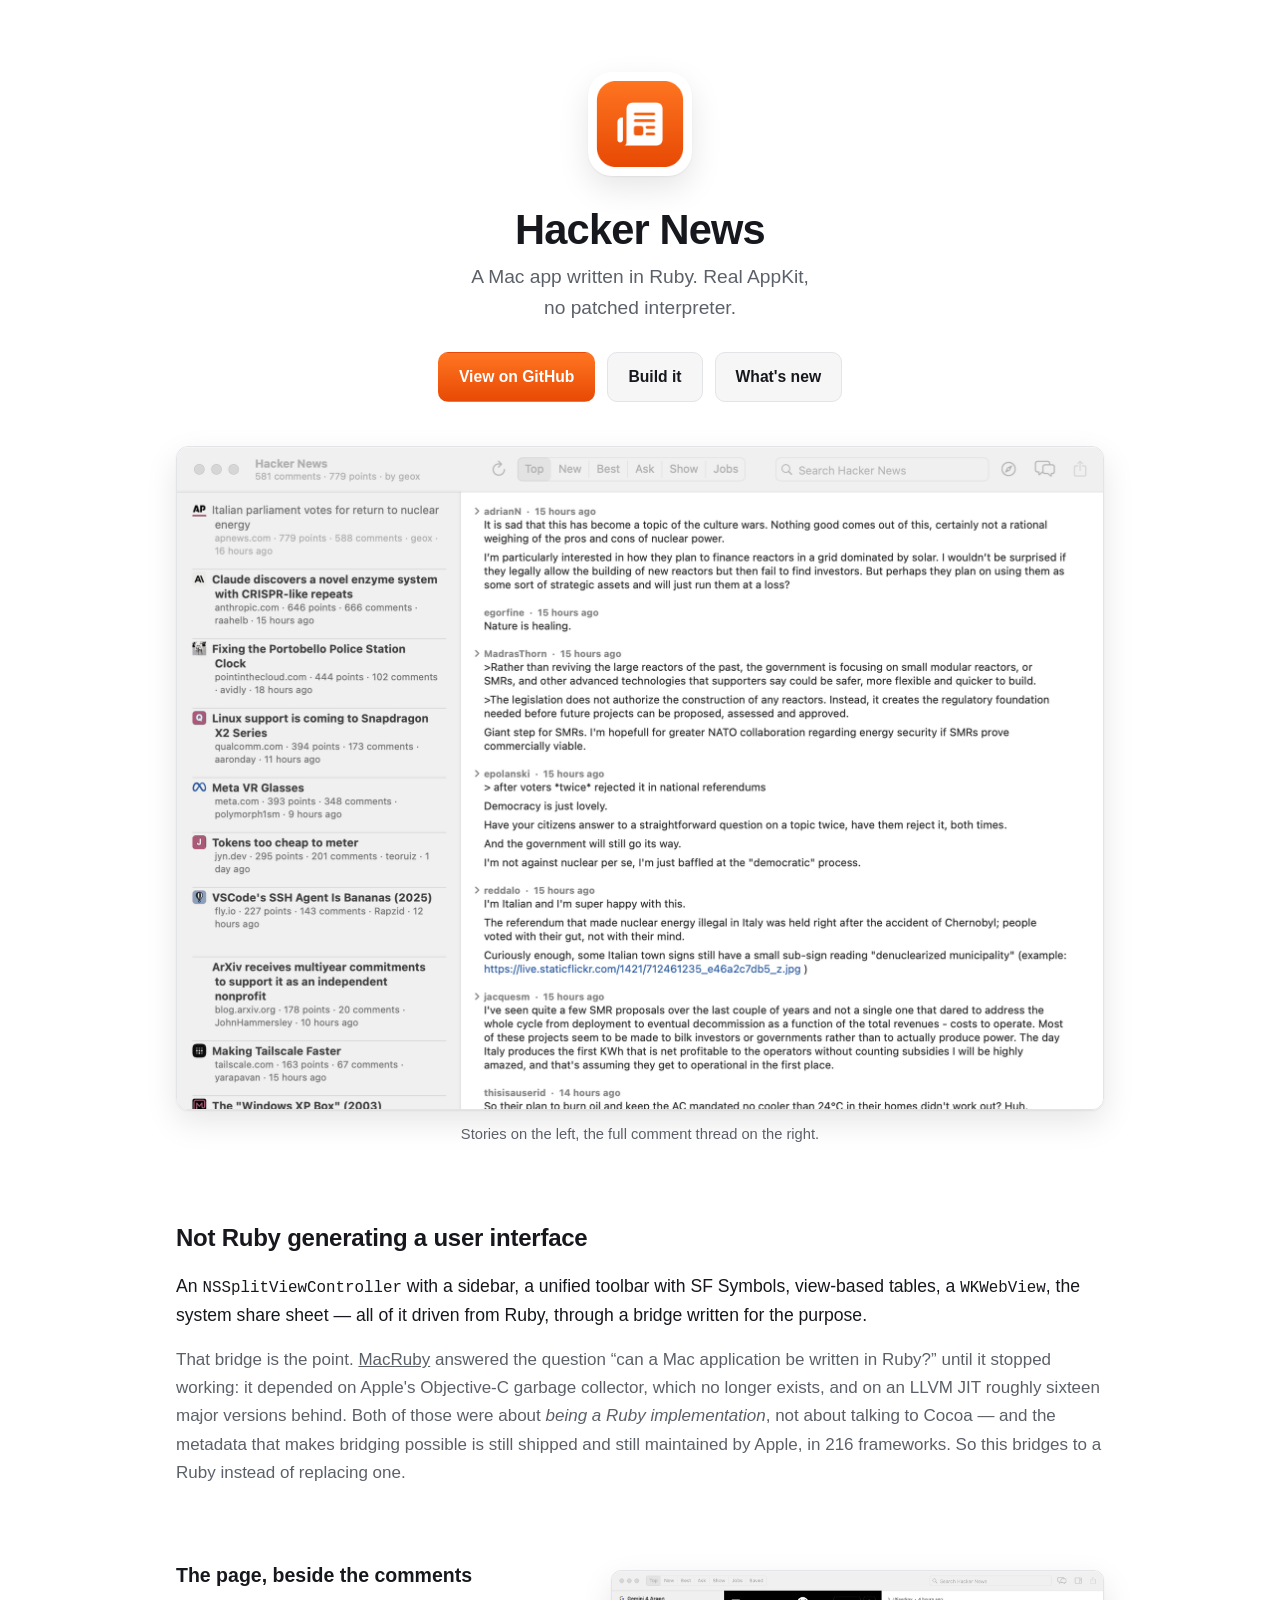
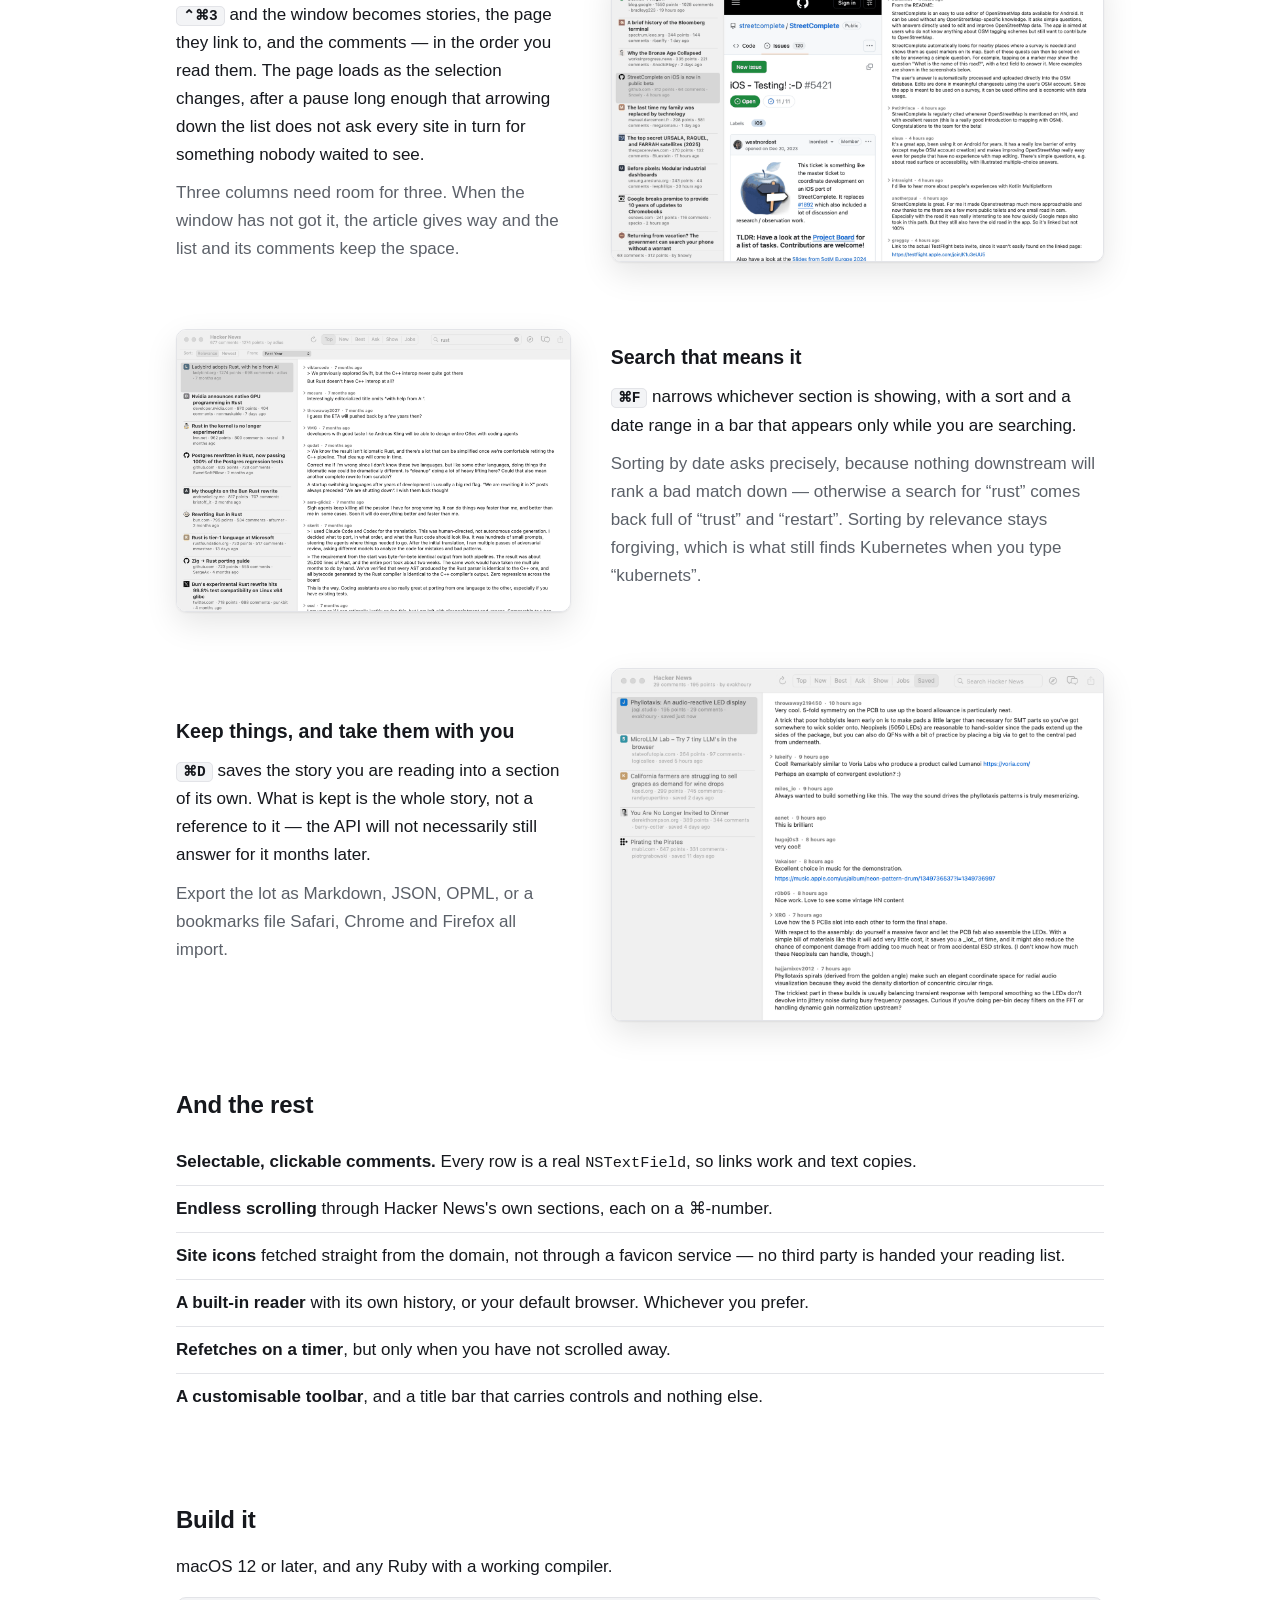
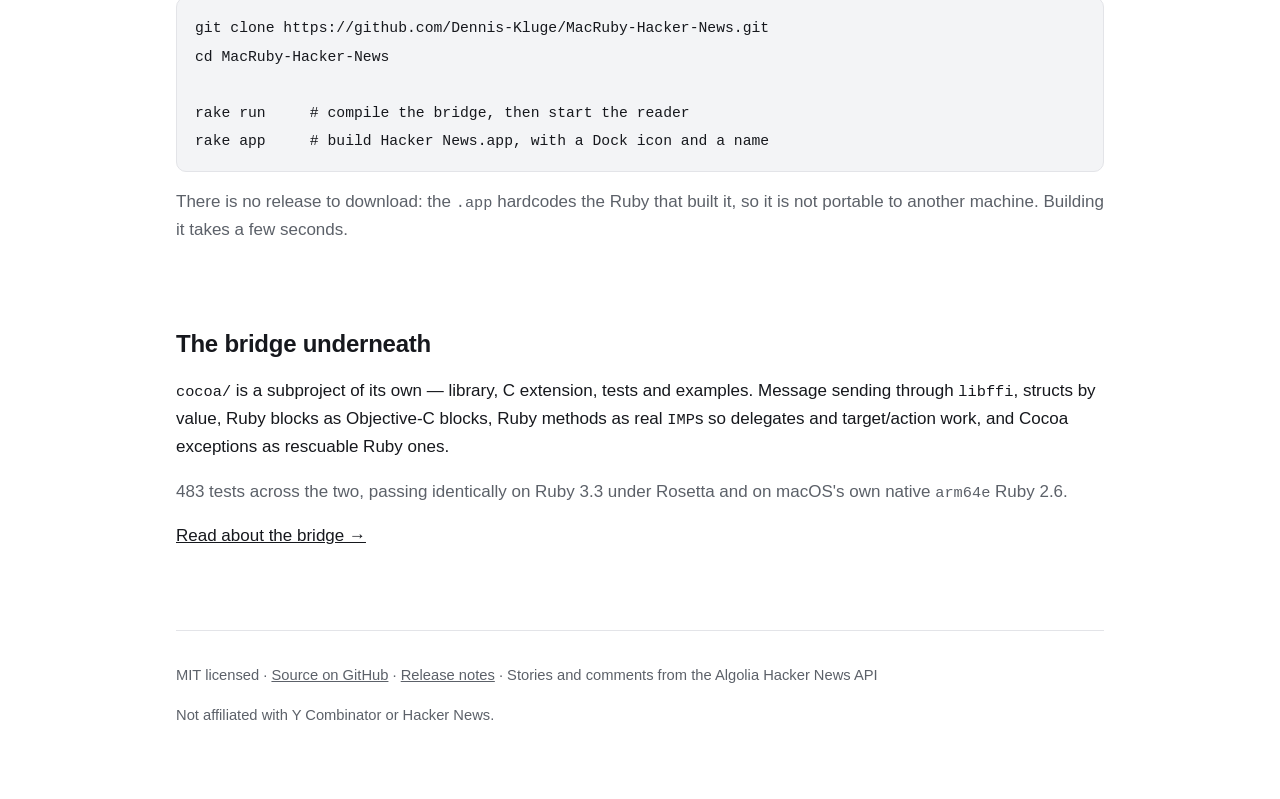
<file: docs/index.html>
<!DOCTYPE html>
<html lang="en">
<head>
<meta charset="utf-8">
<meta name="viewport" content="width=device-width, initial-scale=1">
<title>Hacker News — a Mac app written in Ruby</title>
<meta name="description" content="A Hacker News reader for macOS written in Ruby: real AppKit through a Cocoa bridge built for it, on stock CRuby.">
<link rel="icon" href="img/icon-64.png" sizes="64x64">
<link rel="apple-touch-icon" href="img/icon-180.png">
<meta property="og:title" content="Hacker News — a Mac app written in Ruby">
<meta property="og:description" content="Real AppKit, driven from Ruby through a Cocoa bridge built for it. No patched interpreter.">
<meta property="og:image" content="https://dennis-kluge.github.io/MacRuby-Hacker-News/img/hackernews.png">
<meta property="og:type" content="website">
<link rel="stylesheet" href="style.css">
</head>
<body>

<div class="wrap">

  <header>
    <img class="icon" src="img/icon-256.png" alt="" width="104" height="104">
    <h1>Hacker News</h1>
    <p class="tagline">A Mac app written in Ruby. Real AppKit, no patched interpreter.</p>
    <div class="actions">
      <a class="btn btn-primary" href="https://github.com/Dennis-Kluge/MacRuby-Hacker-News">View on GitHub</a>
      <a class="btn btn-secondary" href="#build">Build it</a>
      <a class="btn btn-secondary" href="changelog.html">What's new</a>
    </div>

    <figure>
      <img src="img/hackernews.png" alt="The reader: stories on the left, the full comment thread on the right."
           width="1860" height="1330">
      <figcaption>Stories on the left, the full comment thread on the right.</figcaption>
    </figure>
  </header>

  <section>
    <h2>Not Ruby generating a user interface</h2>
    <p class="lede">
      An <code>NSSplitViewController</code> with a sidebar, a unified toolbar with SF
      Symbols, view-based tables, a <code>WKWebView</code>, the system share sheet —
      all of it driven from Ruby, through a bridge written for the purpose.
    </p>
    <p class="muted">
      That bridge is the point. <a href="https://github.com/macruby/macruby">MacRuby</a>
      answered the question “can a Mac application be written in Ruby?” until it stopped
      working: it depended on Apple's Objective-C garbage collector, which no longer
      exists, and on an LLVM JIT roughly sixteen major versions behind. Both of those
      were about <em>being a Ruby implementation</em>, not about talking to Cocoa — and
      the metadata that makes bridging possible is still shipped and still maintained by
      Apple, in 216 frameworks. So this bridges to a Ruby instead of replacing one.
    </p>
  </section>

  <div class="feature">
    <div class="text">
      <h3>The page, beside the comments</h3>
      <p>
        <kbd>⌃⌘3</kbd> and the window becomes stories, the page they link to, and the
        comments — in the order you read them. The page loads as the selection changes,
        after a pause long enough that arrowing down the list does not ask every site in
        turn for something nobody waited to see.
      </p>
      <p class="muted">
        Three columns need room for three. When the window has not got it, the article
        gives way and the list and its comments keep the space.
      </p>
    </div>
    <img src="img/hackernews_three_column.png" loading="lazy"
         alt="Three columns: the story list, a GitHub page, and the comment thread."
         width="1500" height="884">
  </div>

  <div class="feature flip">
    <div class="text">
      <h3>Search that means it</h3>
      <p>
        <kbd>⌘F</kbd> narrows whichever section is showing, with a sort and a date range
        in a bar that appears only while you are searching.
      </p>
      <p class="muted">
        Sorting by date asks precisely, because nothing downstream will rank a bad match
        down — otherwise a search for “rust” comes back full of “trust” and “restart”.
        Sorting by relevance stays forgiving, which is what still finds Kubernetes when
        you type “kubernets”.
      </p>
    </div>
    <img src="img/hackernews_search.png" loading="lazy"
         alt="Search results with a filter bar for sort order and date range."
         width="1500" height="1072">
  </div>

  <div class="feature">
    <div class="text">
      <h3>Keep things, and take them with you</h3>
      <p>
        <kbd>⌘D</kbd> saves the story you are reading into a section of its own. What is
        kept is the whole story, not a reference to it — the API will not necessarily
        still answer for it months later.
      </p>
      <p class="muted">
        Export the lot as Markdown, JSON, OPML, or a bookmarks file Safari, Chrome and
        Firefox all import.
      </p>
    </div>
    <img src="img/hackernews_saved.png" loading="lazy"
         alt="The Saved section, each row showing when it was saved."
         width="1500" height="1072">
  </div>

  <section>
    <h2>And the rest</h2>
    <ul class="plain">
      <li><strong>Selectable, clickable comments.</strong> Every row is a real <code>NSTextField</code>, so links work and text copies.</li>
      <li><strong>Endless scrolling</strong> through Hacker News's own sections, each on a ⌘-number.</li>
      <li><strong>Site icons</strong> fetched straight from the domain, not through a favicon service — no third party is handed your reading list.</li>
      <li><strong>A built-in reader</strong> with its own history, or your default browser. Whichever you prefer.</li>
      <li><strong>Refetches on a timer</strong>, but only when you have not scrolled away.</li>
      <li><strong>A customisable toolbar</strong>, and a title bar that carries controls and nothing else.</li>
    </ul>
  </section>

  <section id="build">
    <h2>Build it</h2>
    <p>macOS 12 or later, and any Ruby with a working compiler.</p>
<pre><code>git clone https://github.com/Dennis-Kluge/MacRuby-Hacker-News.git
cd MacRuby-Hacker-News

rake run     # compile the bridge, then start the reader
rake app     # build Hacker News.app, with a Dock icon and a name</code></pre>
    <p class="muted">
      There is no release to download: the <code>.app</code> hardcodes the Ruby that
      built it, so it is not portable to another machine. Building it takes a few
      seconds.
    </p>
  </section>

  <section>
    <h2>The bridge underneath</h2>
    <p>
      <code>cocoa/</code> is a subproject of its own — library, C extension, tests and
      examples. Message sending through <code>libffi</code>, structs by value, Ruby
      blocks as Objective-C blocks, Ruby methods as real <code>IMP</code>s so delegates
      and target/action work, and Cocoa exceptions as rescuable Ruby ones.
    </p>
    <p class="muted">
      483 tests across the two, passing identically on Ruby 3.3 under Rosetta and on
      macOS's own native <code>arm64e</code> Ruby 2.6.
    </p>
    <p>
      <a href="https://github.com/Dennis-Kluge/MacRuby-Hacker-News/tree/main/cocoa">Read about the bridge →</a>
    </p>
  </section>

  <footer>
    <p>
      MIT licensed ·
      <a href="https://github.com/Dennis-Kluge/MacRuby-Hacker-News">Source on GitHub</a> ·
      <a href="changelog.html">Release notes</a> ·
      Stories and comments from the Algolia Hacker News API
    </p>
    <p>Not affiliated with Y Combinator or Hacker News.</p>
  </footer>

</div>
</body>
</html>
</file>
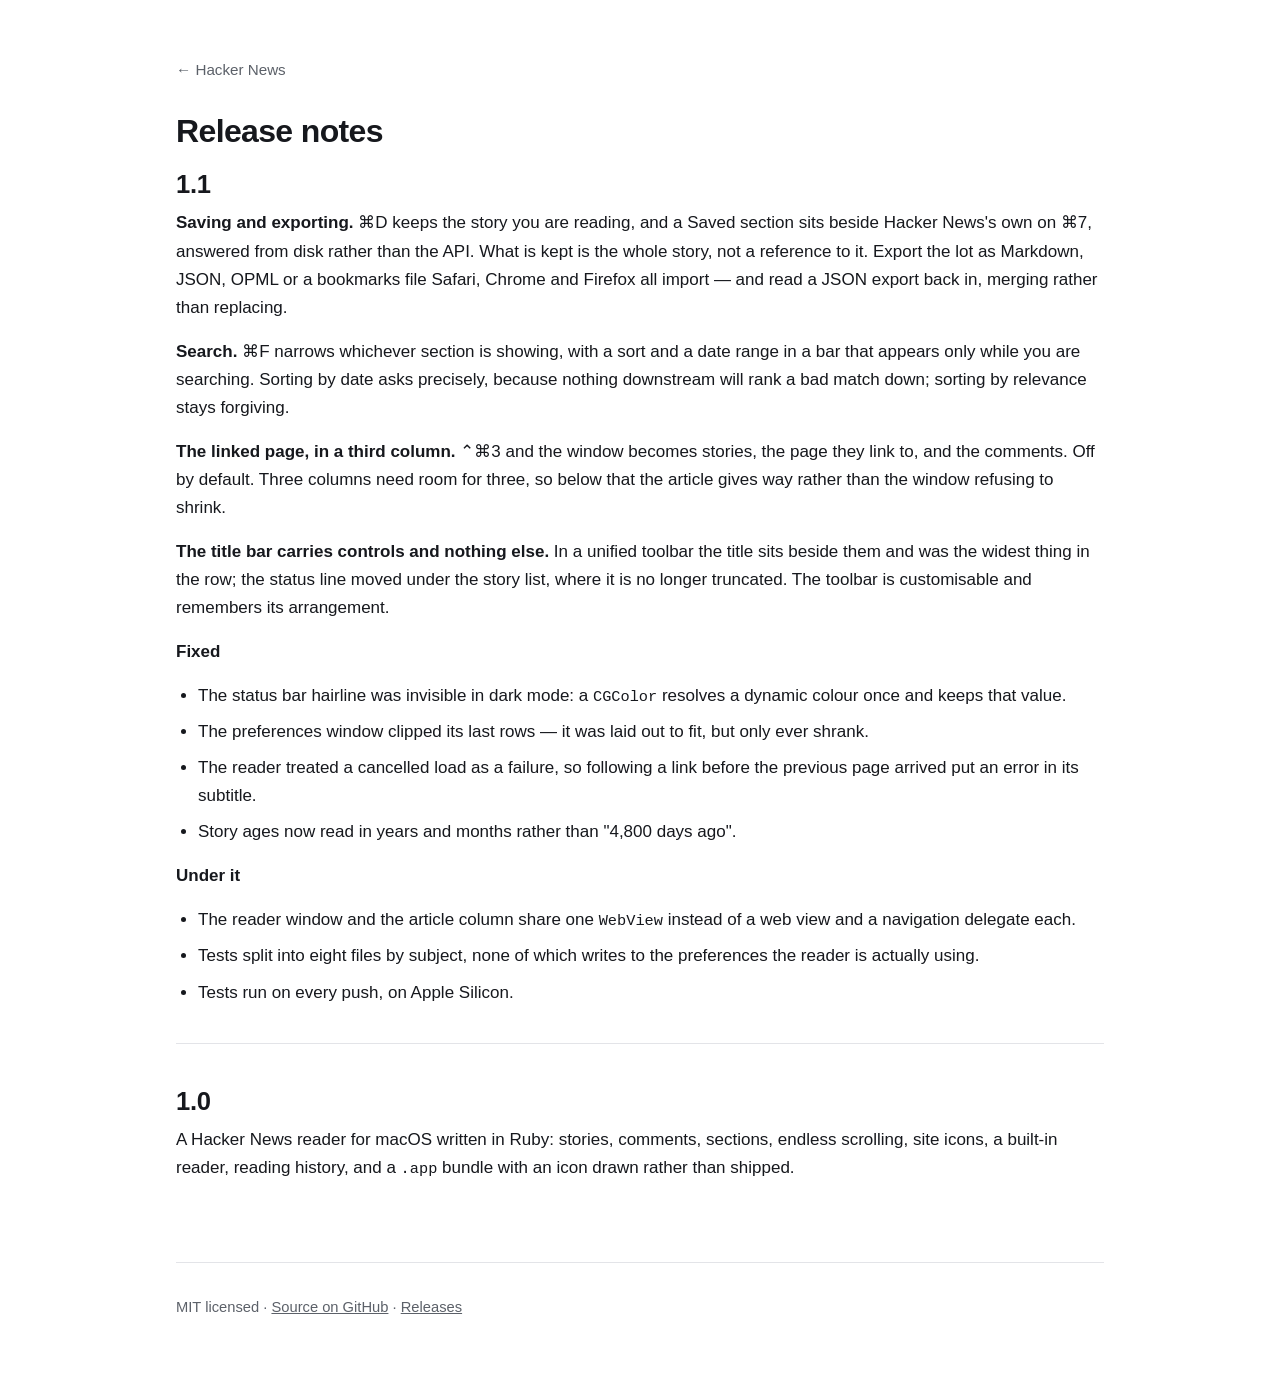
<file: docs/changelog.html>
<!DOCTYPE html>
<html lang="en">
<head>
<meta charset="utf-8">
<meta name="viewport" content="width=device-width, initial-scale=1">
<title>Hacker News — release notes</title>
<meta name="description" content="What changed in each release of Hacker News, a Mac app written in Ruby.">
<link rel="icon" href="img/icon-64.png" sizes="64x64">
<link rel="apple-touch-icon" href="img/icon-180.png">
<link rel="stylesheet" href="style.css">
</head>
<body>
<div class="wrap page">
<a class="back" href="./">← Hacker News</a>
<h1>Release notes</h1>
<section class="release">
<h2>1.1</h2>
<p><strong>Saving and exporting.</strong> ⌘D keeps the story you are reading, and a Saved section sits beside Hacker News&#39;s own on ⌘7, answered from disk rather than the API. What is kept is the whole story, not a reference to it. Export the lot as Markdown, JSON, OPML or a bookmarks file Safari, Chrome and Firefox all import — and read a JSON export back in, merging rather than replacing.</p>
<p><strong>Search.</strong> ⌘F narrows whichever section is showing, with a sort and a date range in a bar that appears only while you are searching. Sorting by date asks precisely, because nothing downstream will rank a bad match down; sorting by relevance stays forgiving.</p>
<p><strong>The linked page, in a third column.</strong> ⌃⌘3 and the window becomes stories, the page they link to, and the comments. Off by default. Three columns need room for three, so below that the article gives way rather than the window refusing to shrink.</p>
<p><strong>The title bar carries controls and nothing else.</strong> In a unified toolbar the title sits beside them and was the widest thing in the row; the status line moved under the story list, where it is no longer truncated. The toolbar is customisable and remembers its arrangement.</p>
<p><strong>Fixed</strong></p>
<ul>
  <li>The status bar hairline was invisible in dark mode: a <code>CGColor</code> resolves a dynamic colour once and keeps that value.</li>
  <li>The preferences window clipped its last rows — it was laid out to fit, but only ever shrank.</li>
  <li>The reader treated a cancelled load as a failure, so following a link before the previous page arrived put an error in its subtitle.</li>
  <li>Story ages now read in years and months rather than &quot;4,800 days ago&quot;.</li>
</ul>
<p><strong>Under it</strong></p>
<ul>
  <li>The reader window and the article column share one <code>WebView</code> instead of a web view and a navigation delegate each.</li>
  <li>Tests split into eight files by subject, none of which writes to the preferences the reader is actually using.</li>
  <li>Tests run on every push, on Apple Silicon.</li>
</ul>
</section>
<section class="release">
<h2>1.0</h2>
<p>A Hacker News reader for macOS written in Ruby: stories, comments, sections, endless scrolling, site icons, a built-in reader, reading history, and a <code>.app</code> bundle with an icon drawn rather than shipped.</p>
</section>
<footer>
  <p>MIT licensed · <a href="https://github.com/Dennis-Kluge/MacRuby-Hacker-News">Source on GitHub</a> ·
     <a href="https://github.com/Dennis-Kluge/MacRuby-Hacker-News/releases">Releases</a></p>
</footer>
</div>
</body>
</html>
</file>
<file: docs/style.css>
:root {
    --orange-top: #FF7521;
    --orange-bottom: #E84A05;
    --bg: #ffffff;
    --bg-soft: #f6f6f7;
    --ink: #16181d;
    --ink-soft: #5c6169;
    --rule: #e3e4e8;
    --code-bg: #f3f4f6;
    --shadow: 0 1px 2px rgba(0,0,0,.06), 0 12px 32px rgba(0,0,0,.10);
  }
  @media (prefers-color-scheme: dark) {
    :root {
      --bg: #16181d;
      --bg-soft: #1d2026;
      --ink: #eceef2;
      --ink-soft: #9aa0ab;
      --rule: #2b2f37;
      --code-bg: #22262d;
      --shadow: 0 1px 2px rgba(0,0,0,.4), 0 16px 40px rgba(0,0,0,.45);
    }
  }
  * { box-sizing: border-box; }
  html { -webkit-text-size-adjust: 100%; }
  body {
    margin: 0;
    background: var(--bg);
    color: var(--ink);
    font: 17px/1.65 ui-sans-serif, -apple-system, "SF Pro Text", "Helvetica Neue", Arial, sans-serif;
    -webkit-font-smoothing: antialiased;
  }
  .wrap { max-width: 960px; margin: 0 auto; padding: 0 16px; }
  a { color: inherit; }

  /* ---- hero ---- */
  header { padding: 72px 0 8px; text-align: center; }
  .icon { width: 104px; height: 104px; border-radius: 23%; box-shadow: var(--shadow); }
  h1 { font-size: 2.6rem; line-height: 1.1; margin: 22px 0 8px; letter-spacing: -.02em; }
  .tagline { font-size: 1.2rem; color: var(--ink-soft); margin: 0 auto; max-width: 34ch; }
  .actions { display: flex; gap: 12px; justify-content: center; flex-wrap: wrap; margin: 28px 0 0; }
  .btn {
    display: inline-block; padding: 11px 20px; border-radius: 10px;
    text-decoration: none; font-weight: 600; font-size: .98rem; border: 1px solid transparent;
  }
  .btn-primary {
    color: #fff;
    background: linear-gradient(180deg, var(--orange-top), var(--orange-bottom));
  }
  .btn-secondary { border-color: var(--rule); background: var(--bg-soft); }

  figure { margin: 44px 0 0; }
  figure img {
    width: 100%; height: auto; display: block;
    border-radius: 12px; border: 1px solid var(--rule); box-shadow: var(--shadow);
  }
  figcaption { color: var(--ink-soft); font-size: .92rem; margin-top: 12px; text-align: center; }

  /* ---- sections ---- */
  section { padding: 64px 0 0; }
  h2 { font-size: 1.5rem; margin: 0 0 14px; letter-spacing: -.01em; }
  p { margin: 0 0 16px; }
  .lede { font-size: 1.1rem; }
  .muted { color: var(--ink-soft); }

  .feature { display: grid; gap: 28px; align-items: center; padding: 56px 0 0; }
  @media (min-width: 760px) {
    .feature { grid-template-columns: 1fr 1.25fr; gap: 40px; }
    .feature.flip .text { order: 2; }
  }
  .feature h3 { font-size: 1.22rem; margin: 0 0 10px; }
  .feature p { margin: 0 0 10px; }
  .feature img {
    width: 100%; height: auto; display: block;
    border-radius: 10px; border: 1px solid var(--rule); box-shadow: var(--shadow);
  }

  kbd {
    font: 600 .85em ui-monospace, SFMono-Regular, Menlo, monospace;
    background: var(--code-bg); border: 1px solid var(--rule);
    border-radius: 5px; padding: 1px 6px; white-space: nowrap;
  }
  pre {
    background: var(--code-bg); border: 1px solid var(--rule); border-radius: 10px;
    padding: 16px 18px; overflow-x: auto; margin: 0 0 16px;
  }
  code { font: .9em/1.6 ui-monospace, SFMono-Regular, Menlo, monospace; }
  pre code { font-size: .92rem; }

  ul.plain { list-style: none; padding: 0; margin: 0 0 16px; }
  ul.plain li { padding: 9px 0; border-bottom: 1px solid var(--rule); }
  ul.plain li:last-child { border-bottom: 0; }

  footer {
    margin-top: 80px; padding: 32px 0 56px;
    border-top: 1px solid var(--rule); color: var(--ink-soft); font-size: .92rem;
  }
  footer a { color: var(--ink-soft); }

/* ---- the changelog page ---- */
/* Only the top: the shorthand would wipe .wrap's side gutters. */
.page { padding-top: 56px; }
.page h1 { font-size: 2rem; margin: 0 0 6px; }
.page .back { display: inline-block; margin: 0 0 32px; color: var(--ink-soft);
              text-decoration: none; font-size: .95rem; }
.page .back:hover { color: var(--ink); }
.release { padding: 36px 0 0; border-top: 1px solid var(--rule); margin-top: 36px; }
.release:first-of-type { border-top: 0; margin-top: 0; padding-top: 8px; }
.release h2 { font-size: 1.6rem; margin: 0 0 4px; }
.release .when { color: var(--ink-soft); font-size: .92rem; margin: 0 0 18px; }
.release ul { padding-left: 22px; margin: 0 0 16px; }
.release li { margin: 0 0 8px; }
</file>
